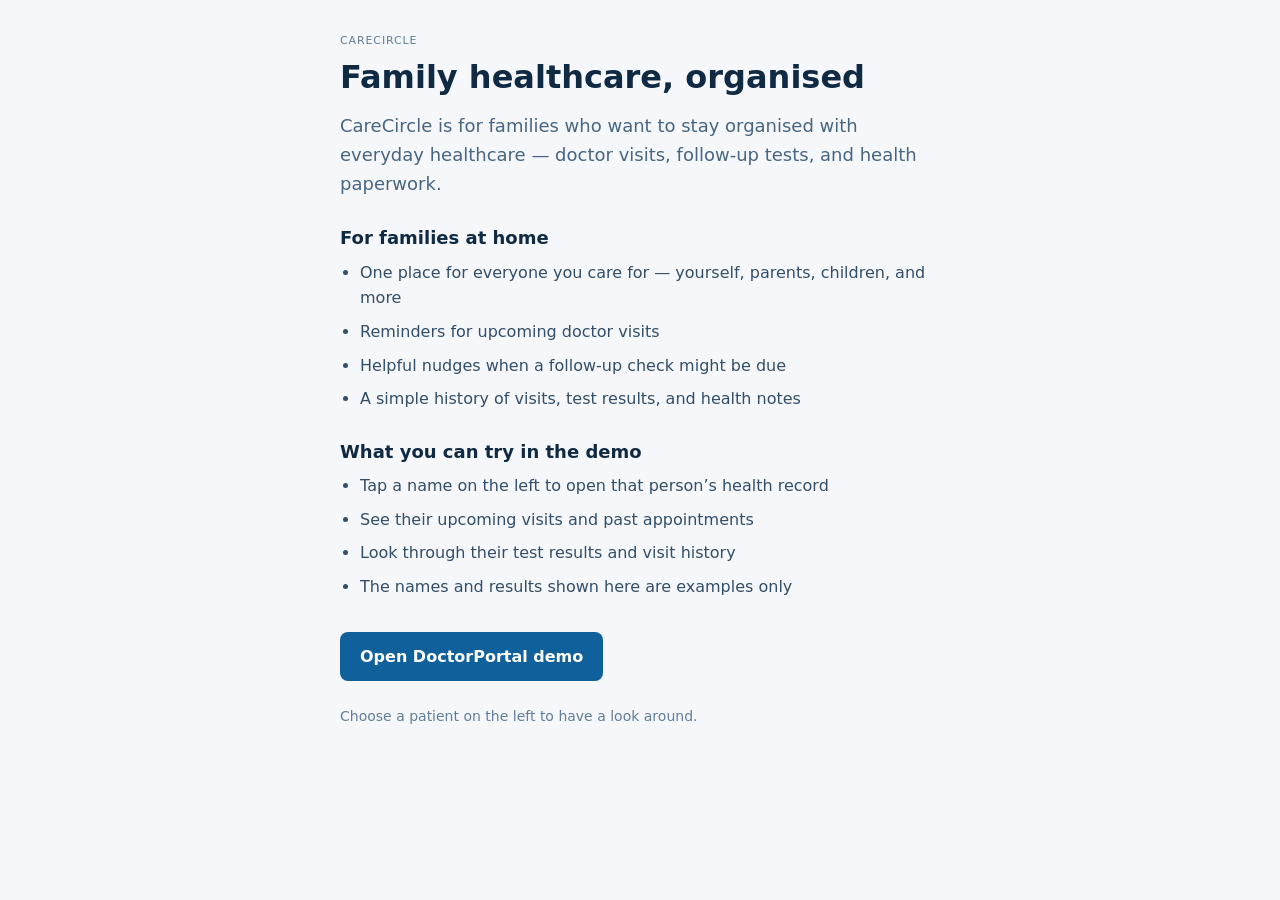
<file: index.html>
<!doctype html>
<html lang="en">
  <head>
    <meta charset="UTF-8" />
    <meta name="viewport" content="width=device-width, initial-scale=1.0" />
    <title>CareCircle</title>
    <style>
      :root {
        color-scheme: light;
        font-family:
          'Segoe UI',
          system-ui,
          -apple-system,
          sans-serif;
        line-height: 1.6;
        color: #102a43;
        background: #f5f7fb;
      }

      * {
        box-sizing: border-box;
      }

      body {
        margin: 0;
        min-height: 100vh;
      }

      .page {
        max-width: 640px;
        margin: 0 auto;
        padding: 32px 20px 48px;
      }

      .eyebrow {
        margin: 0 0 8px;
        font-size: 11px;
        letter-spacing: 0.08em;
        text-transform: uppercase;
        color: #627d98;
      }

      h1 {
        margin: 0 0 16px;
        font-size: 32px;
        line-height: 1.2;
      }

      .intro {
        margin: 0 0 28px;
        color: #486581;
        font-size: 18px;
      }

      h2 {
        margin: 28px 0 10px;
        font-size: 18px;
        line-height: 1.3;
      }

      ul {
        margin: 0;
        padding-left: 20px;
        color: #334e68;
      }

      li + li {
        margin-top: 8px;
      }

      .cta {
        display: inline-block;
        margin-top: 32px;
        padding: 12px 20px;
        border-radius: 8px;
        background: #0f609b;
        color: #ffffff;
        font-size: 16px;
        font-weight: 600;
        text-decoration: none;
      }

      .cta:hover {
        background: #0b4f83;
      }

      .footer {
        margin-top: 24px;
        color: #627d98;
        font-size: 14px;
      }
    </style>
  </head>
  <body>
    <main class="page">
      <p class="eyebrow">CareCircle</p>
      <h1>Family healthcare, organised</h1>
      <p class="intro">
        CareCircle is for families who want to stay organised with everyday
        healthcare — doctor visits, follow-up tests, and health paperwork.
      </p>

      <h2>For families at home</h2>
      <ul>
        <li>
          One place for everyone you care for — yourself, parents, children,
          and more
        </li>
        <li>Reminders for upcoming doctor visits</li>
        <li>Helpful nudges when a follow-up check might be due</li>
        <li>A simple history of visits, test results, and health notes</li>
      </ul>

      <h2>What you can try in the demo</h2>
      <ul>
        <li>Tap a name on the left to open that person’s health record</li>
        <li>See their upcoming visits and past appointments</li>
        <li>Look through their test results and visit history</li>
        <li>The names and results shown here are examples only</li>
      </ul>

      <a class="cta" href="portal/">Open DoctorPortal demo</a>
      <p class="footer">Choose a patient on the left to have a look around.</p>
    </main>
  </body>
</html>
</file>
